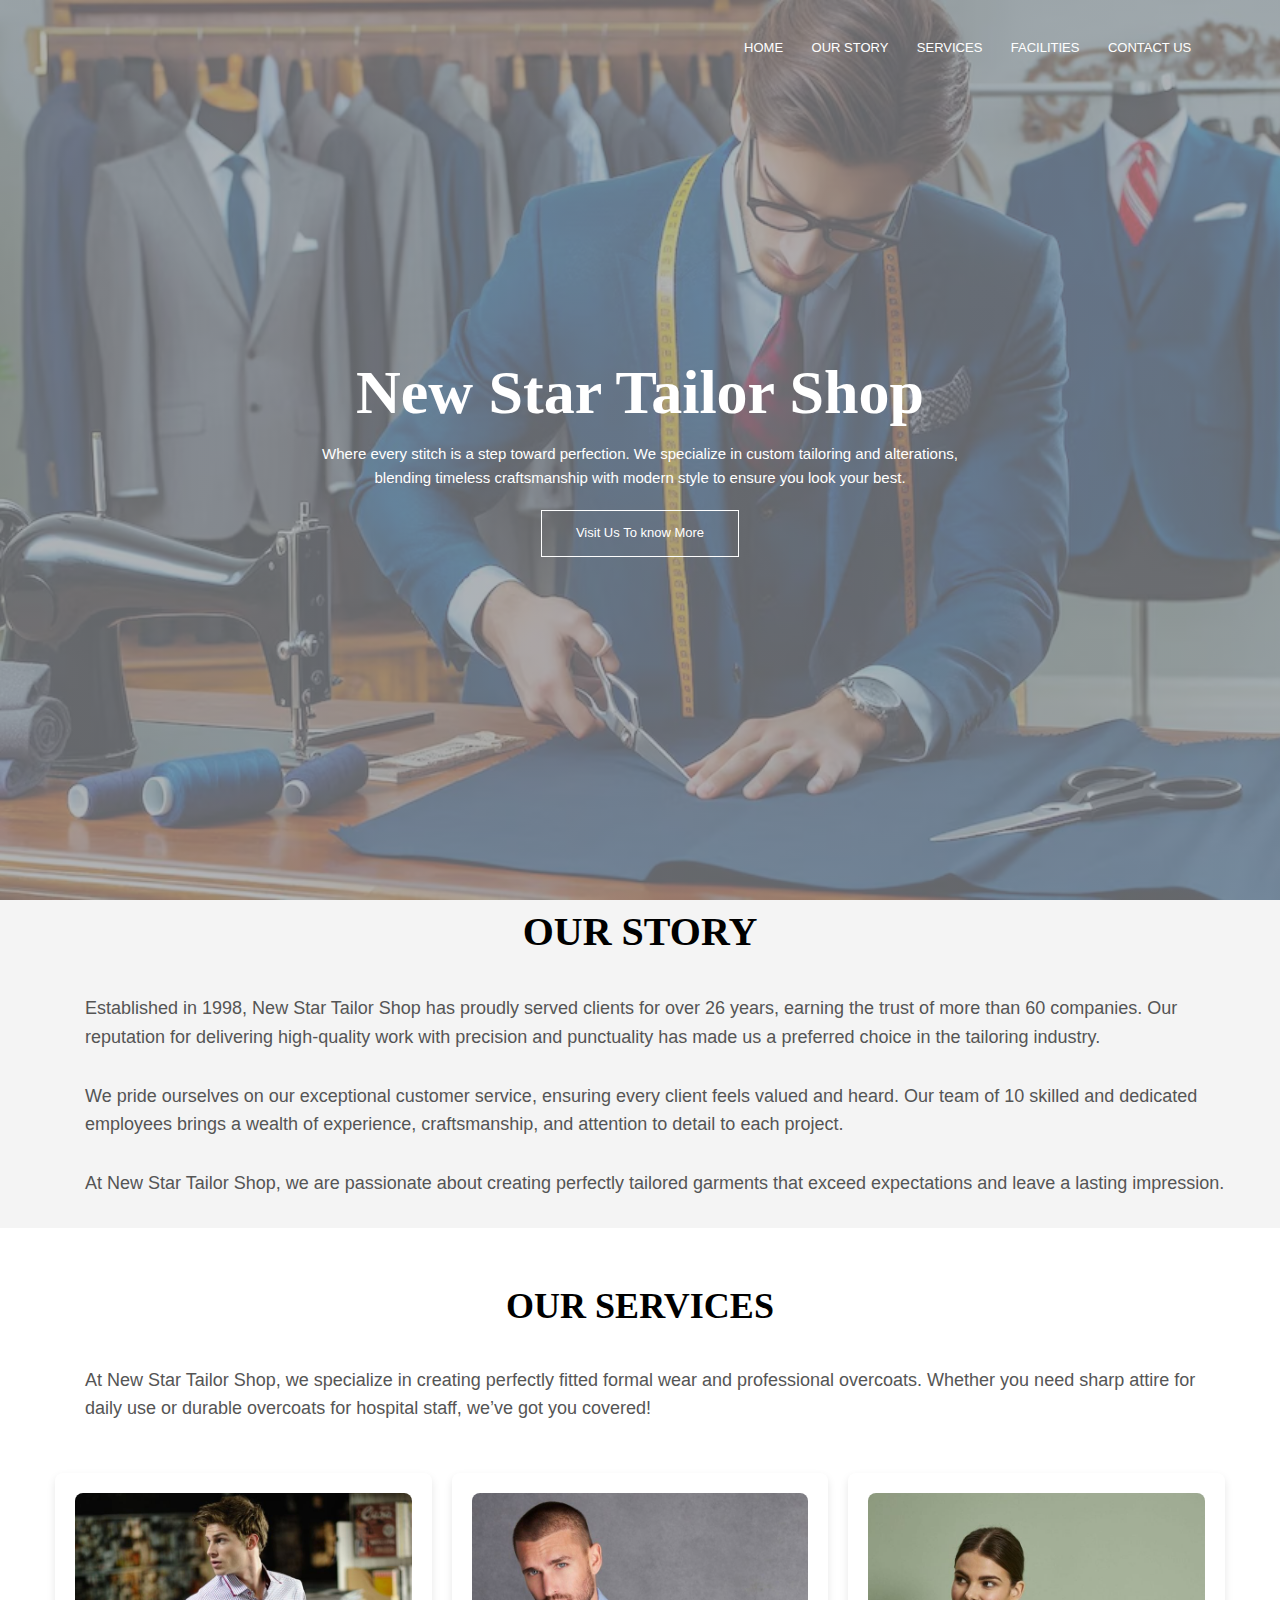
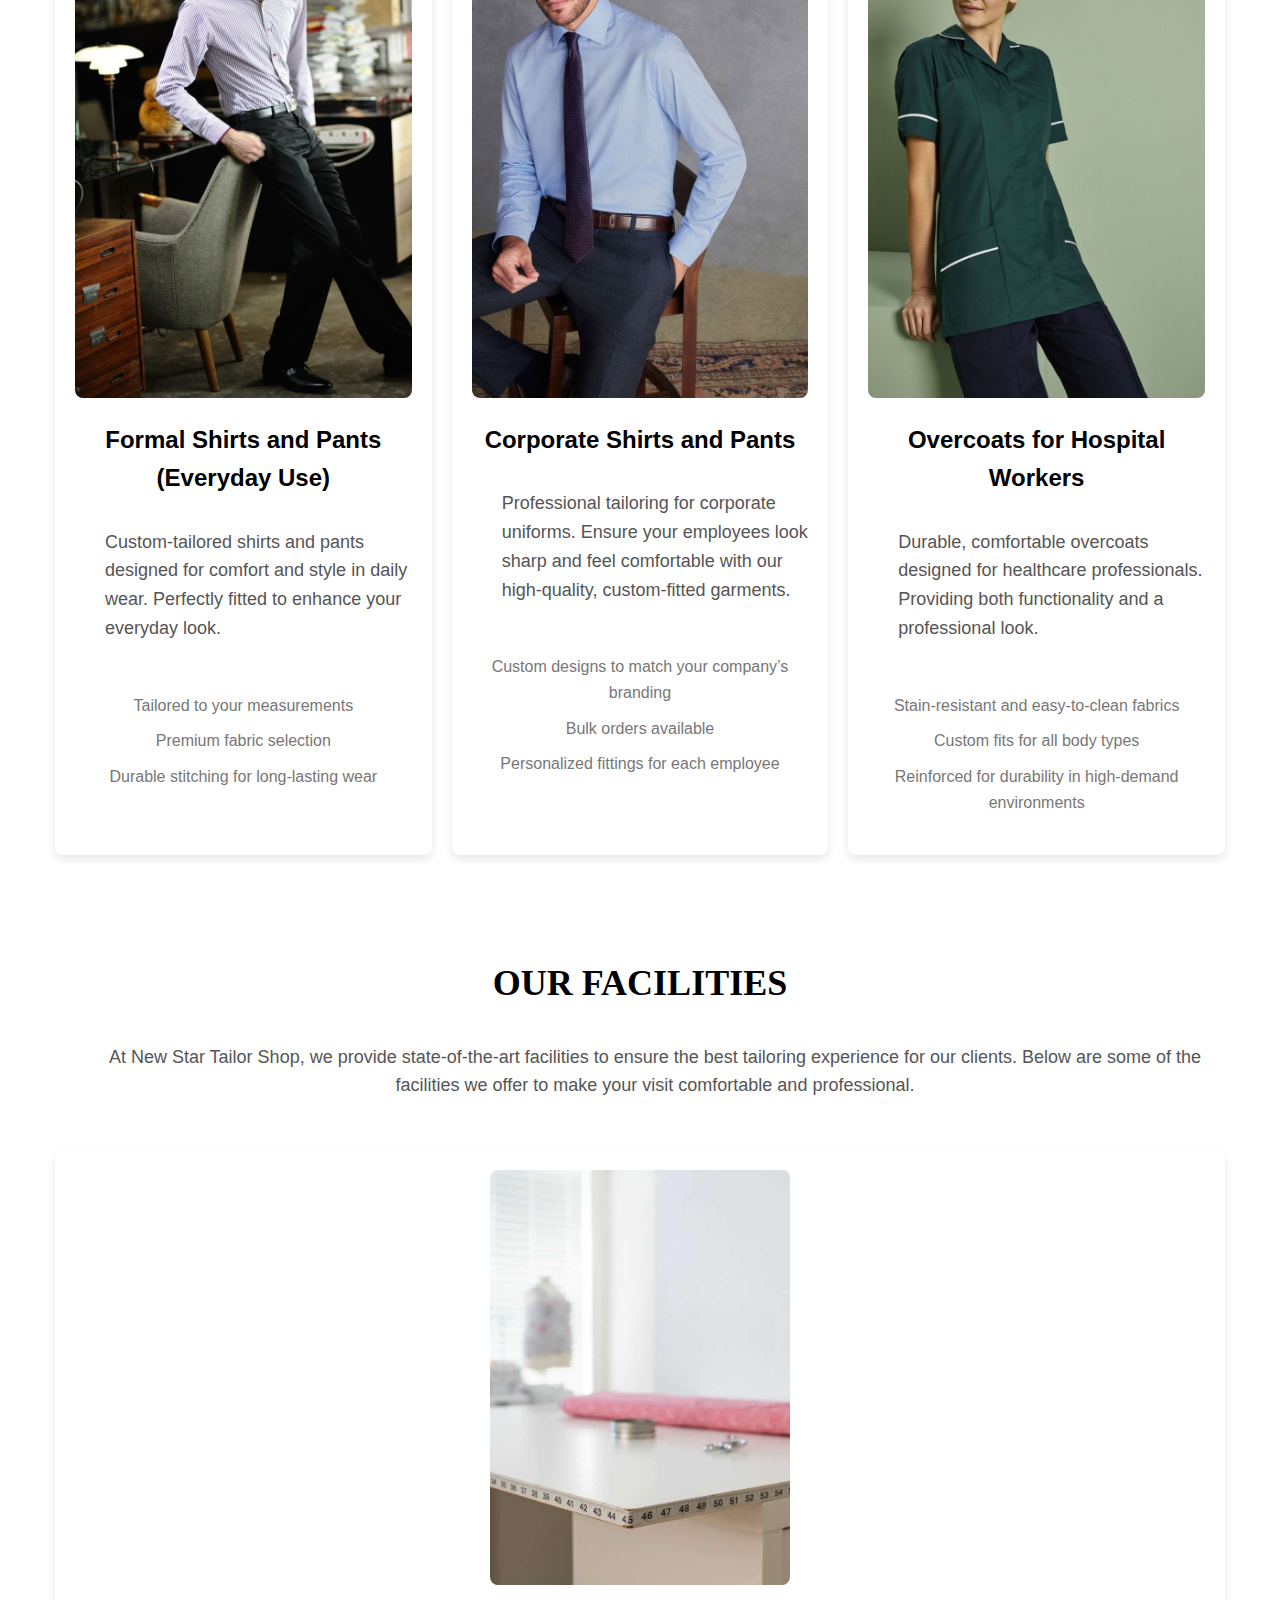
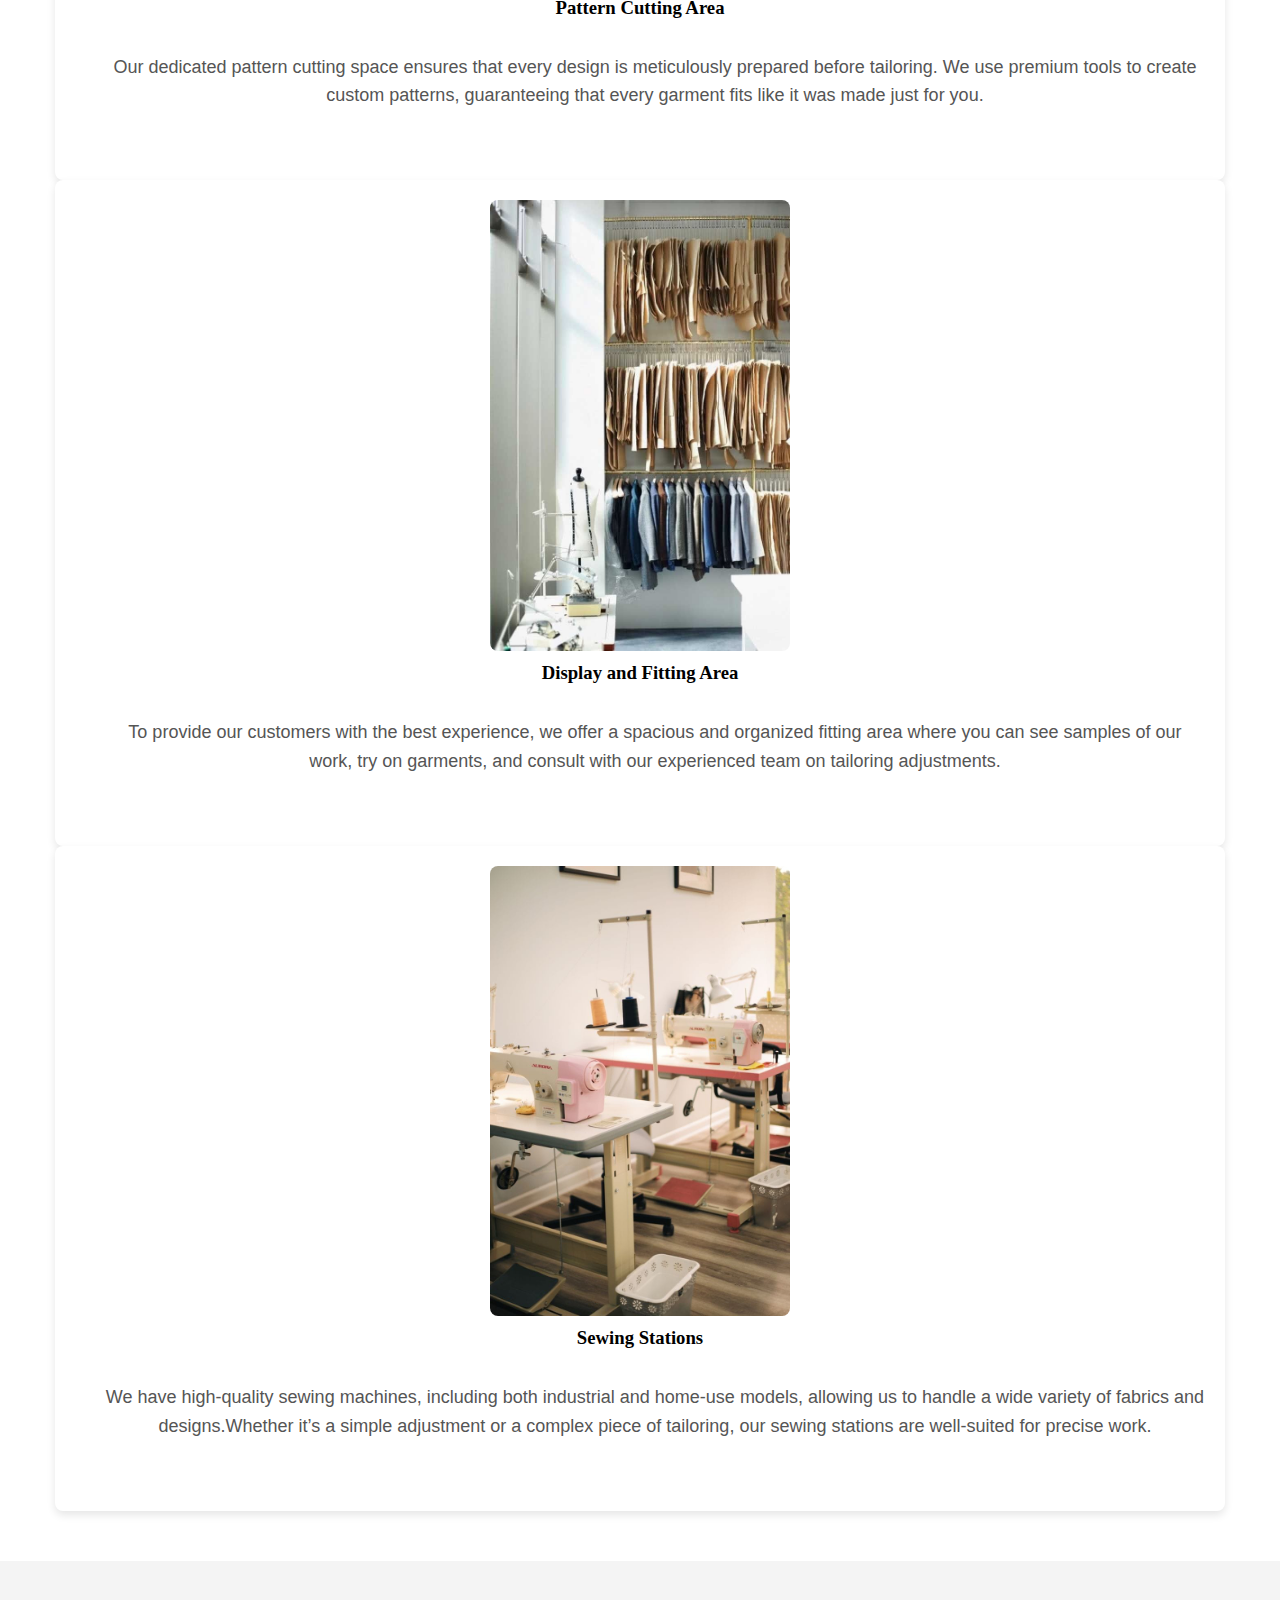
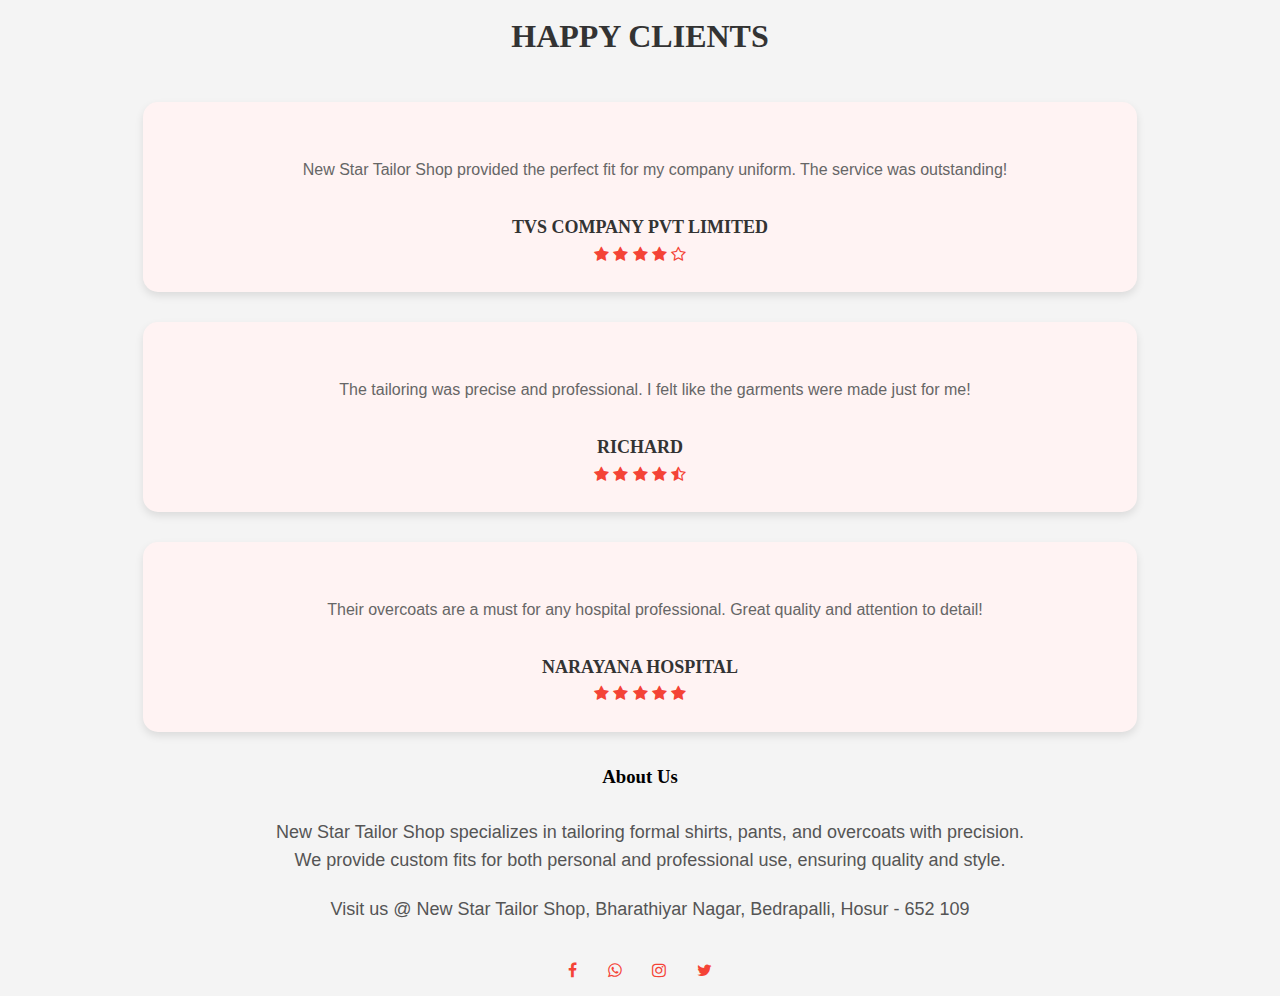
<file: index.html>
<!DOCTYPE html>
<html>
<head>
    <meta name="viewport" content="width=device-width, initial-scale=1.0">
    <title>NewStarTailor</title>
    <link rel="stylesheet" href="style.css">
    <link rel="stylesheet" href="https://stackpath.bootstrapcdn.com/font-awesome/4.7.0/css/font-awesome.min.css">
</head>
<body>
    <section class="header">
        <nav>
            <a href="index.html">   <!---<img src="images/logo1.jpg" alt="logo"></a>---->
            <div class="nav-links" id="navLinks">
                <i class="fa fa-times" onclick="hideMenu()"></i>
                <ul>
                    <li><a href="index.html">HOME</a></li>
                    <li><a href="story.html">OUR STORY</a></li>
                    <li><a href="service.html">SERVICES</a></li>
                    <li><a href="facilities.html">FACILITIES</a></li>
                    <li><a href="contact.html">CONTACT US</a></li>
                </ul>
            </div>
            <i class="fa fa-bars" onclick="showMenu()"></i>
        </nav>

<div class="text-box">
    <h1>New Star Tailor Shop</h1>
    <p>Where every stitch is a step toward perfection. We specialize in custom tailoring and alterations,
        <br> blending timeless craftsmanship with modern style to ensure you look your best.</p>
    <a href="contact.html"class="hero-btn">Visit Us To know More</a>
</div>
        
    </section>

    <!----- Our Story ----->
    <section id="ourStory">
        <div class="container">
        <center><h1>OUR STORY</h1></center>
        <p>Established in 1998, New Star Tailor Shop has proudly served clients for over 26 years, earning the trust of more than 60 companies. 
        Our reputation for delivering high-quality work with precision and punctuality has made us a preferred choice in the tailoring industry.</p> 
        <p>We pride ourselves on our exceptional customer service, ensuring every client feels valued and heard. Our team of 10 skilled and dedicated employees brings a wealth of experience, 
        craftsmanship, and attention to detail to each project.</p> 
        <p>At New Star Tailor Shop, we are passionate about creating perfectly tailored garments that exceed expectations and leave a lasting impression.</p>
    </div>
    </section>

     <!----- Services ----->
     <section id="services">
        <div class="container">
            <h1> OUR SERVICES</h1>
            <p>At New Star Tailor Shop, we specialize in creating perfectly fitted formal wear and professional overcoats. 
                Whether you need sharp attire for daily use or durable overcoats for hospital staff, 
                we’ve got you covered!</p>
                <div class="service-grid">
                    <div class="service-item">
                        <img src="images/image21.jpg" alt="formal shirts and pants">
                        <h2>Formal Shirts and Pants (Everyday Use)</h2>
                        <p>Custom-tailored shirts and pants designed for comfort and style in daily wear. 
                            Perfectly fitted to enhance your everyday look.</p>
                            <ul>
                                <li>Tailored to your measurements</li>
                                <li>Premium fabric selection</li>
                                <li>Durable stitching for long-lasting wear</li>
                            </ul>
                           
                    </div>
                    <div class="service-item">
                        <img src="images/image6.jpg" alt="Corporate Shirts and Pants">
                        <h2>Corporate Shirts and Pants</h2>
                        <p>Professional tailoring for corporate uniforms. Ensure your employees look sharp and feel comfortable with our high-quality, custom-fitted garments.</p>
                        <ul>
                            <li>Custom designs to match your company’s branding</li>
                            <li>Bulk orders available</li>
                            <li>Personalized fittings for each employee</li>
                        </ul>
                        
                    </div>
                    <div class="service-item">
                        <img src="images/image16.jpg" alt="Hospital Overcoats">
                        <h2>Overcoats for Hospital Workers</h2>
                        <p>Durable, comfortable overcoats designed for healthcare professionals. Providing both functionality and a professional look.</p>
                        <ul>
                            <li>Stain-resistant and easy-to-clean fabrics</li>
                            <li>Custom fits for all body types</li>
                            <li>Reinforced for durability in high-demand environments</li>
                        </ul>
                       
                    </div>
                </div>
        </div>
       

     </section>


    <!----- facilities ----->

<section id="facilities">
    <div class="container">
        <h1> OUR FACILITIES </h1>
        <p>At New Star Tailor Shop, we provide state-of-the-art facilities to ensure the best tailoring experience for our clients. Below are some of the facilities we offer to make your visit comfortable and professional.</p>
  

        <div class="facility-grid">
            <div class="facilities-item">
                <img src="images/image31.jpg" alt="shop pic 1">
                <h3>Pattern Cutting Area</h3>
                <p> Our dedicated pattern cutting space ensures that every design is meticulously prepared before tailoring. We use premium tools to create custom patterns, guaranteeing that every garment fits like it was made just for you.</p>
            </div>
            <div class="facilities-item">
                <img src="images/image25.jpg" alt="shop pic 2">
                <h3>Display and Fitting Area</h3>
                <p>To provide our customers with the best experience, we offer a spacious and organized fitting area where you can see samples of our work, try on garments, and consult with our experienced team on tailoring adjustments.
    
                </p>
            </div>
            <div class="facilities-item">
                <img src="images/image26.jpg" alt="shop pic 3">
                <h3>Sewing Stations</h3>
                <p> We have high-quality sewing machines, including both industrial and home-use models, allowing us to handle a wide variety of fabrics and designs.Whether it’s a simple adjustment or a complex piece of tailoring, our sewing stations are well-suited for precise work. </p>
            </div>
    </div>
</div>
</section>

 <!----- testimonials ----->

 <section id="testimonials">
    <div class="container">
        <h1>HAPPY CLIENTS</h1>

        <div class="testimonials-row"></div>
            <div class="testimonials-col">
                <p>New Star Tailor Shop provided the perfect fit for my company uniform. The service was outstanding!</p>
                <h3>TVS COMPANY PVT LIMITED</h3>
                <i class="fa fa-star"></i>
                <i class="fa fa-star"></i>
                <i class="fa fa-star"></i>
                <i class="fa fa-star"></i>
                <i class="fa fa-star-o"></i>
            </div>

            <div class="testimonials-col">
                <p>The tailoring was precise and professional. I felt like the garments were made just for me!</p>
                <h3>RICHARD</h3>
                <i class="fa fa-star"></i>
                <i class="fa fa-star"></i>
                <i class="fa fa-star"></i>
                <i class="fa fa-star"></i>
                <i class="fa fa-star-half-o"></i>
            </div>

            <div class="testimonials-col">
                <p>Their overcoats are a must for any hospital professional. Great quality and attention to detail!</p>
                <h3>NARAYANA HOSPITAL</h3>
                <i class="fa fa-star"></i>
                <i class="fa fa-star"></i>
                <i class="fa fa-star"></i>
                <i class="fa fa-star"></i>
                <i class="fa fa-star"></i>
            </div>
        </div>
    </div>
</section>


  <!----- footer ----->
  <section id="footer">
        <h3>About Us</h3><br>
        <p>New Star Tailor Shop specializes in tailoring formal shirts, pants, and overcoats with precision.<br>
        We provide custom fits for both personal and professional use, ensuring quality and style.</p>
        <p> Visit us @ New Star Tailor Shop, Bharathiyar Nagar, Bedrapalli, Hosur - 652 109</p>
        <div class="icons">
        <center><i class="fa fa-facebook"></i>
        <i class="fa fa-whatsapp"></i>
        <i class="fa fa-instagram"></i>
        <i class="fa fa-twitter"></i>
    </center>
    </div>
</section>
  


<!----- JAVASCRIPT FOR TOGGLE MENU ----->
    <script>
        var navLinks = document.getElementById("navLinks");
        function showMenu() {
            navLinks.style.right = "0";
        }
        function hideMenu() {
            navLinks.style.right = "-200px";
        }   
    </script>
</body>
</html>
</file>
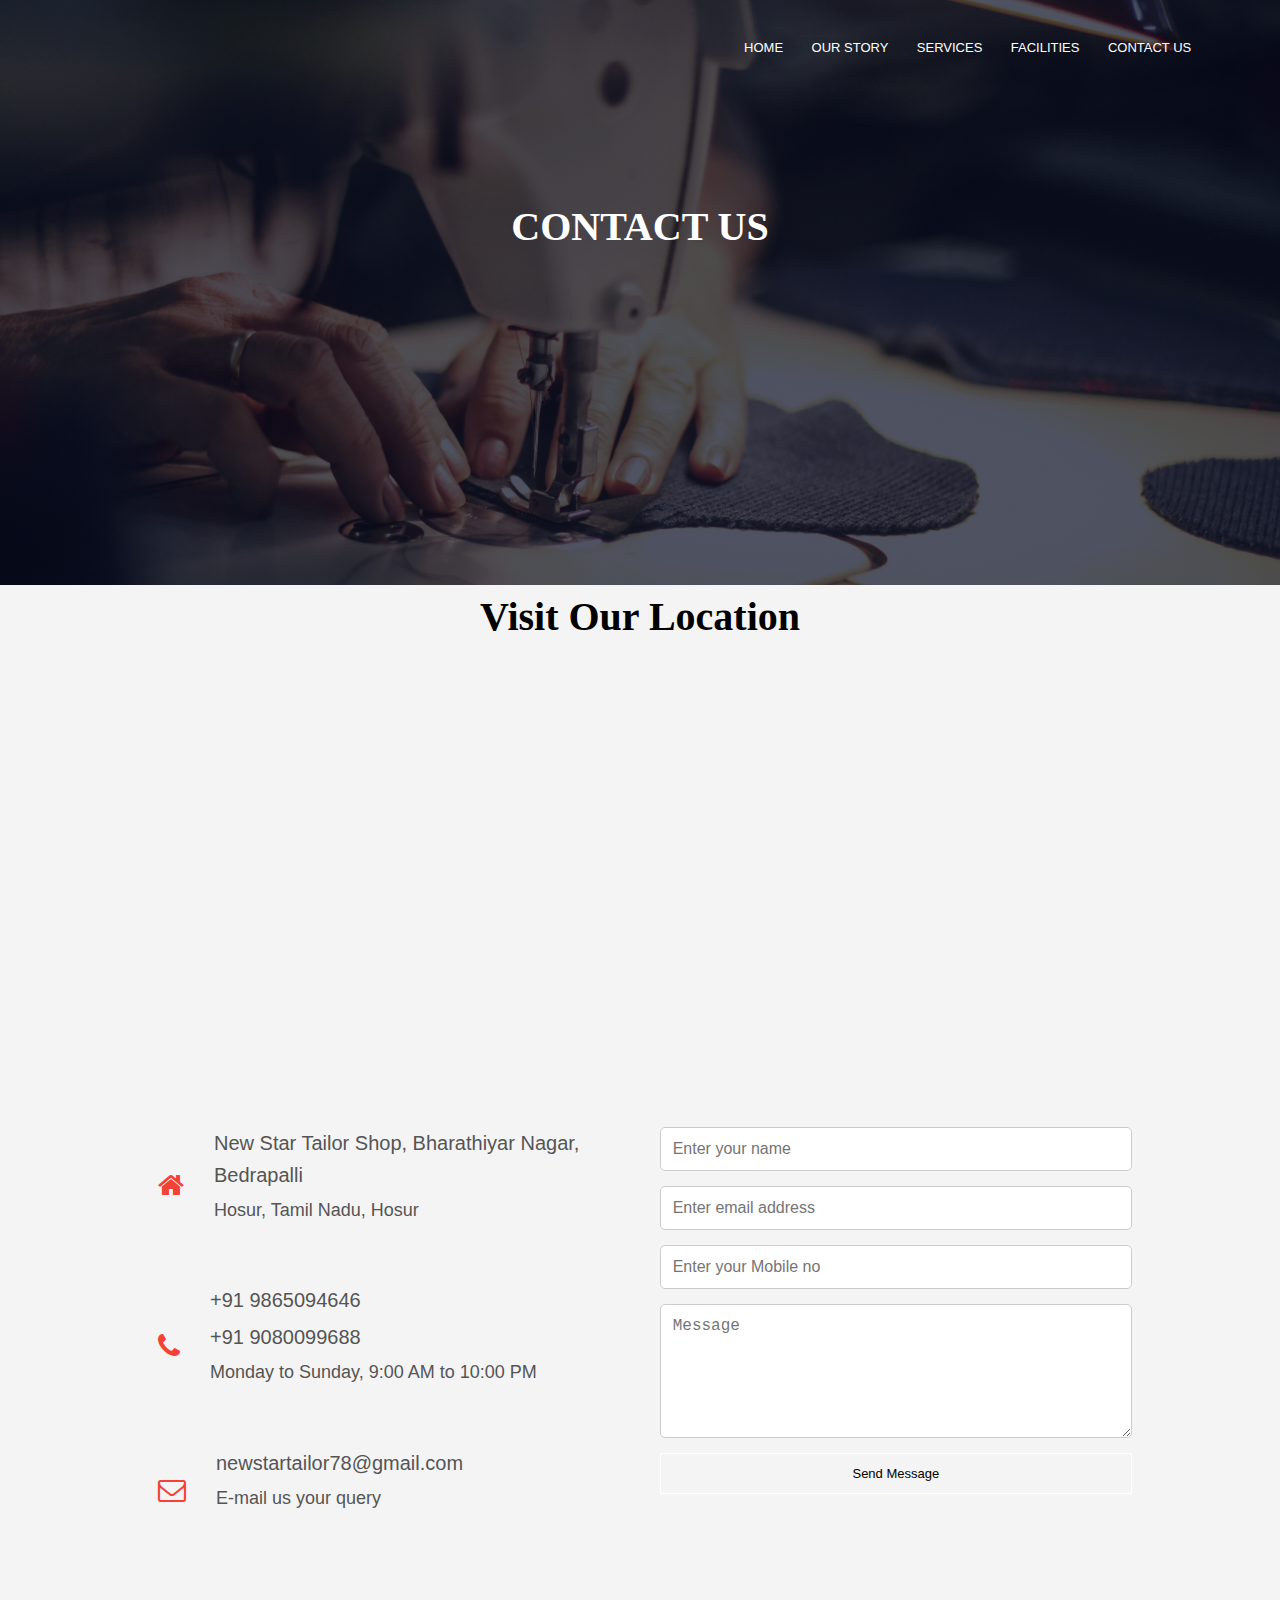
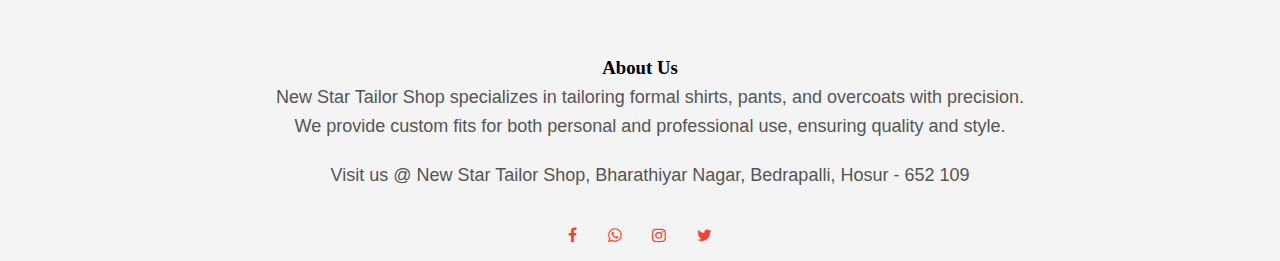
<file: contact.html>
<!DOCTYPE html>
<html>
<head>
    <meta name="viewport" content="width=device-width, initial-scale=1.0">
    <title>NewStarTailor</title>
    <link rel="stylesheet" href="style.css">
    <link rel="stylesheet" href="https://stackpath.bootstrapcdn.com/font-awesome/4.7.0/css/font-awesome.min.css">
</head>
<body>
    <section class="sub-header">
        <nav>
            <a href="index.html"> <!---<img src="images/logo1.jpg" alt="logo"></a>---->
            <div class="nav-links" id="navLinks">
                <i class="fa fa-times" onclick="hideMenu()"></i>
                <ul>
                    <li><a href="index.html">HOME</a></li>
                    <li><a href="story.html">OUR STORY</a></li>
                    <li><a href="service.html">SERVICES</a></li>
                    <li><a href="facilities.html">FACILITIES</a></li>
                    <li><a href="contact.html">CONTACT US</a></li>
                </ul>
            </div>
            <i class="fa fa-bars" onclick="showMenu()"></i>
        </nav>

        <h1>CONTACT US</h1>
    </section>


<!----- contact us ----->

<section id="location">
    <div class="container">
        <h1>Visit Our Location</h1>
        <iframe 
            src="https://www.google.com/maps/embed?pb=!1m18!1m12!1m3!1d3891.2548456052136!2d77.80488867483758!3d12.
            761954987534487!2m3!1f0!2f0!3f0!3m2!1i1024!2i768!4f13.1!3m3!1m2!1s0x3bae7197b5dd099f%3A0xe78dae6f4e5a03d0!2sNEW%20STAR%20TAILORS!5e0!3m2!1sen!2sin!4v1726500516597!5m2!1sen!2sin" 
            width="100%" 
            height="400" 
            style="border:0; border-radius: 10px;" 
            allowfullscreen="" 
            loading="lazy" 
            referrerpolicy="no-referrer-when-downgrade">
        </iframe>
    </div>
</section>

<!---Contact us Section--->
<section class="contact-us">
   
        <!-- Left Column: Contact Information -->
        <div class="contact-col">
            <div>
                <i class="fa fa-home"></i>
                <span>
                    <h5>New Star Tailor Shop, Bharathiyar Nagar, Bedrapalli</h5>
                    <p>Hosur, Tamil Nadu, Hosur</p>
                </span>
            </div>
            <div>
                <i class="fa fa-phone"></i>
                <span>
                    <h5>+91 9865094646</h5>
                    <h5>+91 9080099688</h5>
                    <p>Monday to Sunday, 9:00 AM to 10:00 PM</p>
                </span>
            </div>
            <div>
                <i class="fa fa-envelope-o"></i>
                <span>
                    <h5>newstartailor78@gmail.com</h5>
                    <p>E-mail us your query</p>
                </span>
            </div>
        </div>

        <!-- Right Column: Contact Form -->
        <div class="contact-col">
            <form action="formhandler.php" method="post">
                <input type="text" name="name" placeholder="Enter your name" required>
                <input type="email" name="email" placeholder="Enter email address" required>
                <input type="tel" name="mobno" placeholder="Enter your Mobile no" required>
                <textarea rows="6" name="message" placeholder="Message" required></textarea>
                <button type="submit" class="hero-btn1">Send Message</button>
            </form>
        </div>
    </div>
</section>

<!----- footer ----->
<section id="footer">
   
        <h3>About Us</h3>
        <p>New Star Tailor Shop specializes in tailoring formal shirts, pants, and overcoats with precision.<br>
        We provide custom fits for both personal and professional use, ensuring quality and style.</p>
        <p> Visit us @ New Star Tailor Shop, Bharathiyar Nagar, Bedrapalli, Hosur - 652 109</p>
        <div class="icons">
        <center><i class="fa fa-facebook"></i>
        <i class="fa fa-whatsapp"></i>
        <i class="fa fa-instagram"></i>
        <i class="fa fa-twitter"></i>
    </center>
    </div>
</section>

<!----- JAVASCRIPT FOR TOGGLE MENU ----->
    <script>
        var navLinks = document.getElementById("navLinks");
        function showMenu() {
            navLinks.style.right = "0";
        }
        function hideMenu() {
            navLinks.style.right = "-200px";
        }   
    </script>
</body>
</html>
</file>
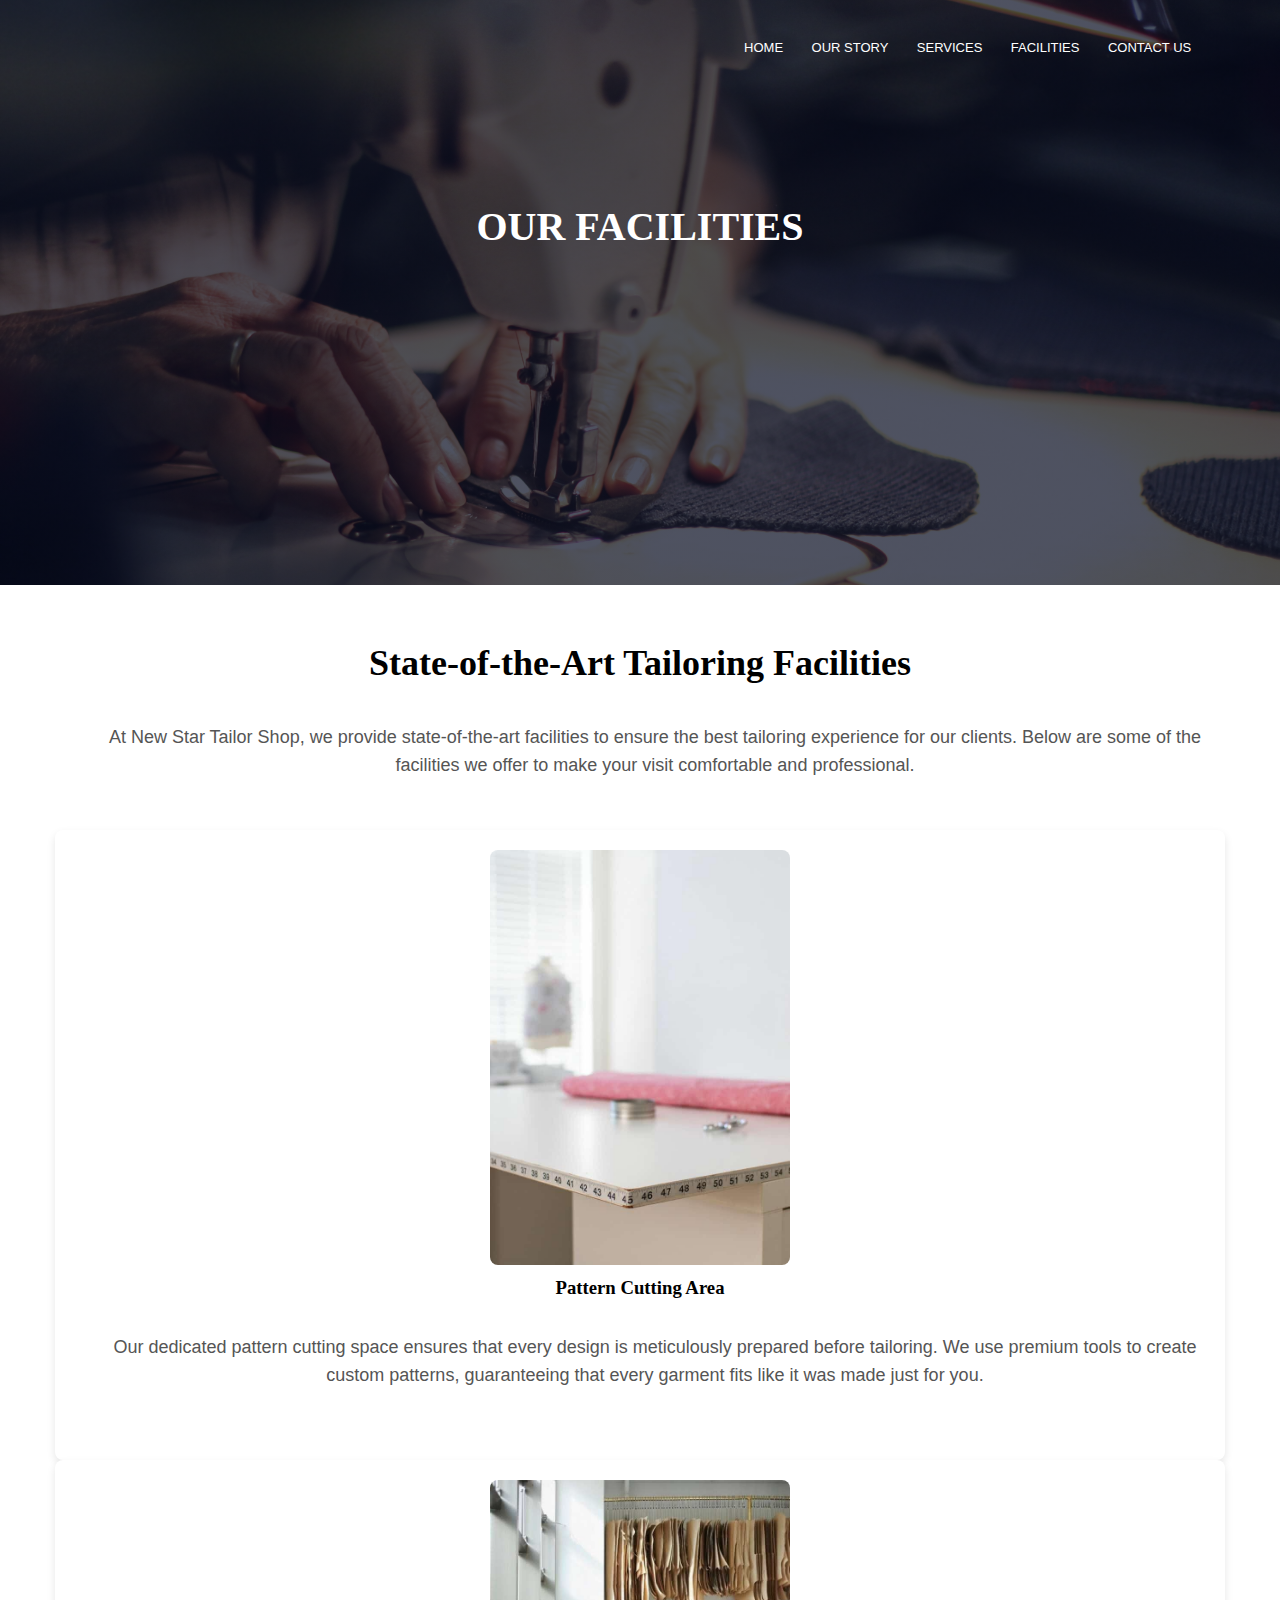
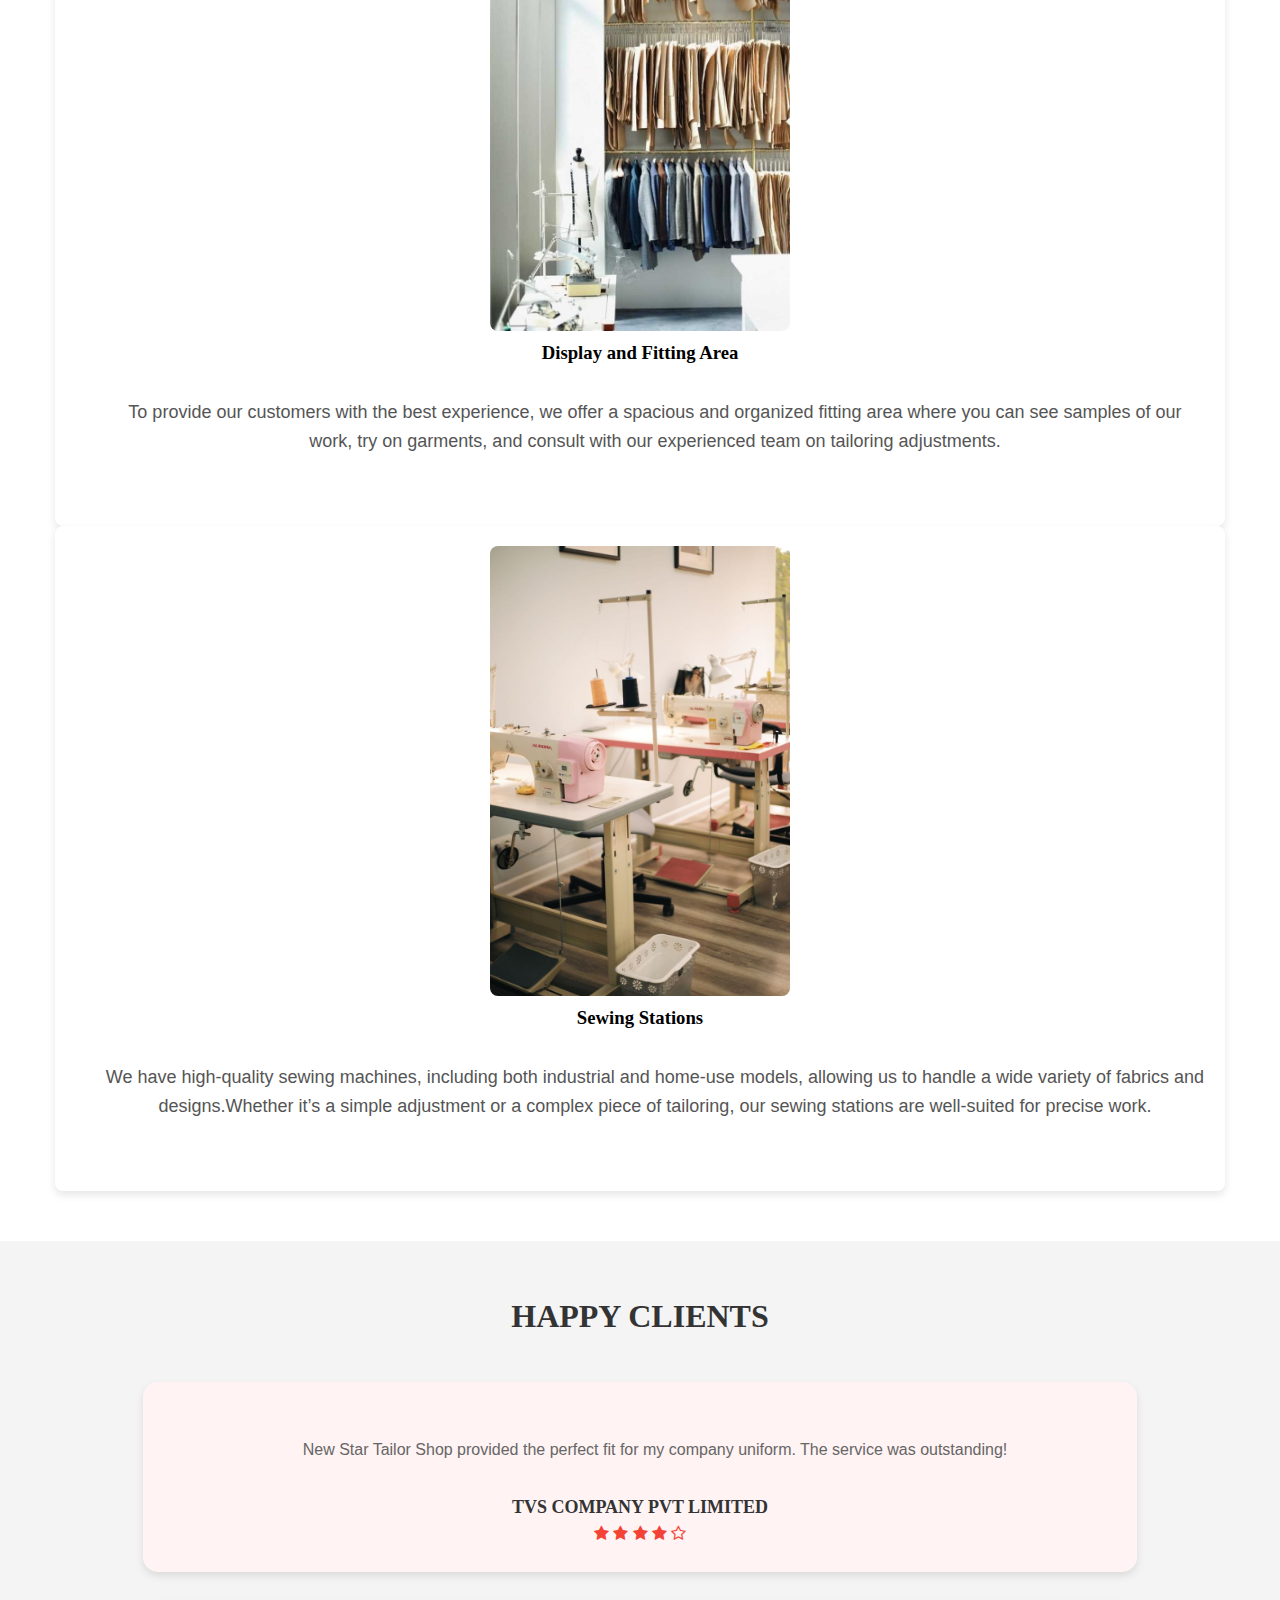
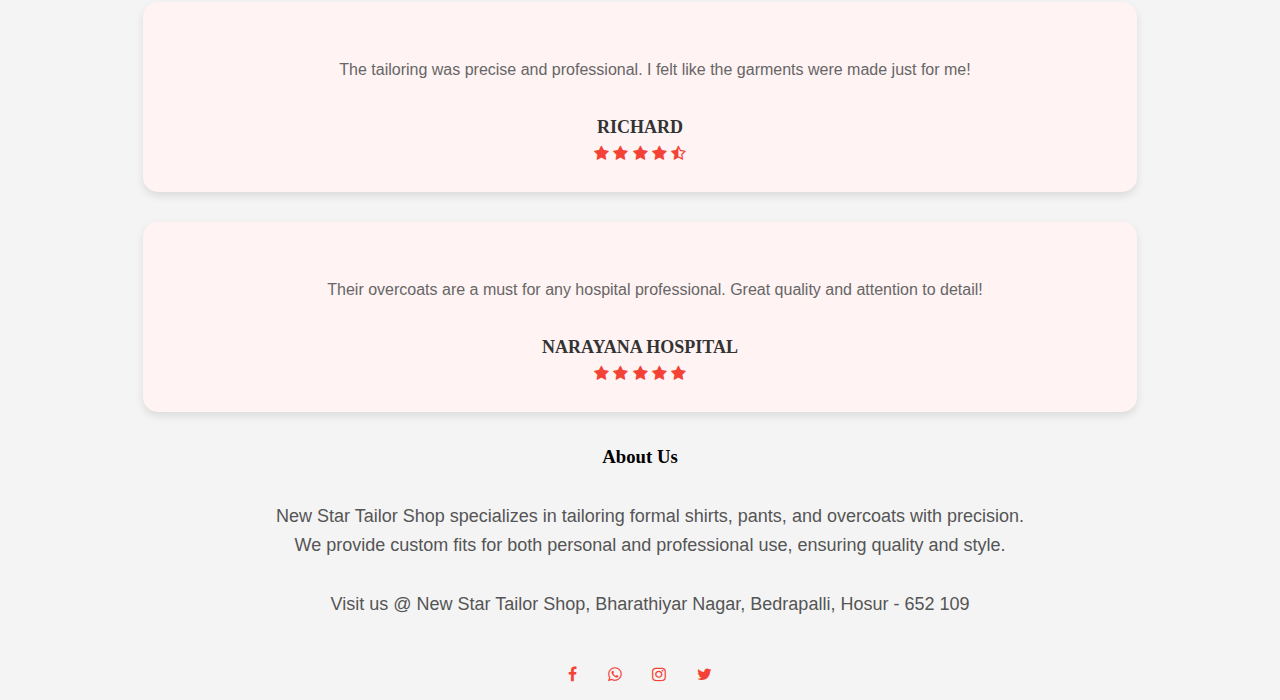
<file: facilities.html>
<!DOCTYPE html>
<html>
<head>
    <meta name="viewport" content="width=device-width, initial-scale=1.0">
    <title>NewStarTailor</title>
    <link rel="stylesheet" href="style.css">
    <link rel="stylesheet" href="https://stackpath.bootstrapcdn.com/font-awesome/4.7.0/css/font-awesome.min.css">
</head>
<body>
    <section class="sub-header">
        <nav>
            <a href="index.html"> <!---<img src="images/logo1.jpg" alt="logo"></a>---->
            <div class="nav-links" id="navLinks">
                <i class="fa fa-times" onclick="hideMenu()"></i>
                <ul>
                    <li><a href="index.html">HOME</a></li>
                    <li><a href="story.html">OUR STORY</a></li>
                    <li><a href="service.html">SERVICES</a></li>
                    <li><a href="facilities.html">FACILITIES</a></li>
                    <li><a href="contact.html">CONTACT US</a></li>
                </ul>
            </div>
            <i class="fa fa-bars" onclick="showMenu()"></i>
        </nav>

        <h1> OUR FACILITIES </h1>
    </section>

   
    <!----- facilities ----->

<section id="facilities">
    <div class="container">
        <h1>State-of-the-Art Tailoring Facilities</h1>
        <p>At New Star Tailor Shop, we provide state-of-the-art facilities to ensure the best tailoring experience for our clients. Below are some of the facilities we offer to make your visit comfortable and professional.</p>
  

    <div class="facility-grid">
        <div class="facilities-item">
            <img src="images/image31.jpg" alt="shop pic 1">
            <h3>Pattern Cutting Area</h3>
            <p> Our dedicated pattern cutting space ensures that every design is meticulously prepared before tailoring. We use premium tools to create custom patterns, guaranteeing that every garment fits like it was made just for you.</p>
        </div>
        <div class="facilities-item">
            <img src="images/image25.jpg" alt="shop pic 2">
            <h3>Display and Fitting Area</h3>
            <p>To provide our customers with the best experience, we offer a spacious and organized fitting area where you can see samples of our work, try on garments, and consult with our experienced team on tailoring adjustments.

            </p>
        </div>
        <div class="facilities-item">
            <img src="images/image26.jpg" alt="shop pic 3">
            <h3>Sewing Stations</h3>
            <p> We have high-quality sewing machines, including both industrial and home-use models, allowing us to handle a wide variety of fabrics and designs.Whether it’s a simple adjustment or a complex piece of tailoring, our sewing stations are well-suited for precise work. </p>
        </div>
    </div>
</div>
</section>

 <!----- testimonials ----->

 <section id="testimonials">
    <div class="container">
        <h1>HAPPY CLIENTS</h1>

        <div class="testimonials-row"></div>
            <div class="testimonials-col">
                <p>New Star Tailor Shop provided the perfect fit for my company uniform. The service was outstanding!</p>
                <h3>TVS COMPANY PVT LIMITED</h3>
                <i class="fa fa-star"></i>
                <i class="fa fa-star"></i>
                <i class="fa fa-star"></i>
                <i class="fa fa-star"></i>
                <i class="fa fa-star-o"></i>
            </div>

            <div class="testimonials-col">
                <p>The tailoring was precise and professional. I felt like the garments were made just for me!</p>
                <h3>RICHARD</h3>
                <i class="fa fa-star"></i>
                <i class="fa fa-star"></i>
                <i class="fa fa-star"></i>
                <i class="fa fa-star"></i>
                <i class="fa fa-star-half-o"></i>
            </div>

            <div class="testimonials-col">
                <p>Their overcoats are a must for any hospital professional. Great quality and attention to detail!</p>
                <h3>NARAYANA HOSPITAL</h3>
                <i class="fa fa-star"></i>
                <i class="fa fa-star"></i>
                <i class="fa fa-star"></i>
                <i class="fa fa-star"></i>
                <i class="fa fa-star"></i>
            </div>
        </div>
    </div>
</section>





  <!----- footer ----->
  <section id="footer">
    <div class="container">
        <h3>About Us</h3>
        <p>New Star Tailor Shop specializes in tailoring formal shirts, pants, and overcoats with precision.<br> 
            We provide custom fits for both personal and professional use, ensuring quality and style.</p>
            <p> Visit us @ New Star Tailor Shop, Bharathiyar Nagar, Bedrapalli, Hosur - 652 109</p>
        <div class="icons">
        <center><i class="fa fa-facebook"></i>
        <i class="fa fa-whatsapp"></i>
        <i class="fa fa-instagram"></i>
        <i class="fa fa-twitter"></i>
    </center>
    </div>
    </div>
</section>
  


<!----- JAVASCRIPT FOR TOGGLE MENU ----->
    <script>
        var navLinks = document.getElementById("navLinks");
        function showMenu() {
            navLinks.style.right = "0";
        }
        function hideMenu() {
            navLinks.style.right = "-200px";
        }   
    </script>
</body>
</html>
</file>
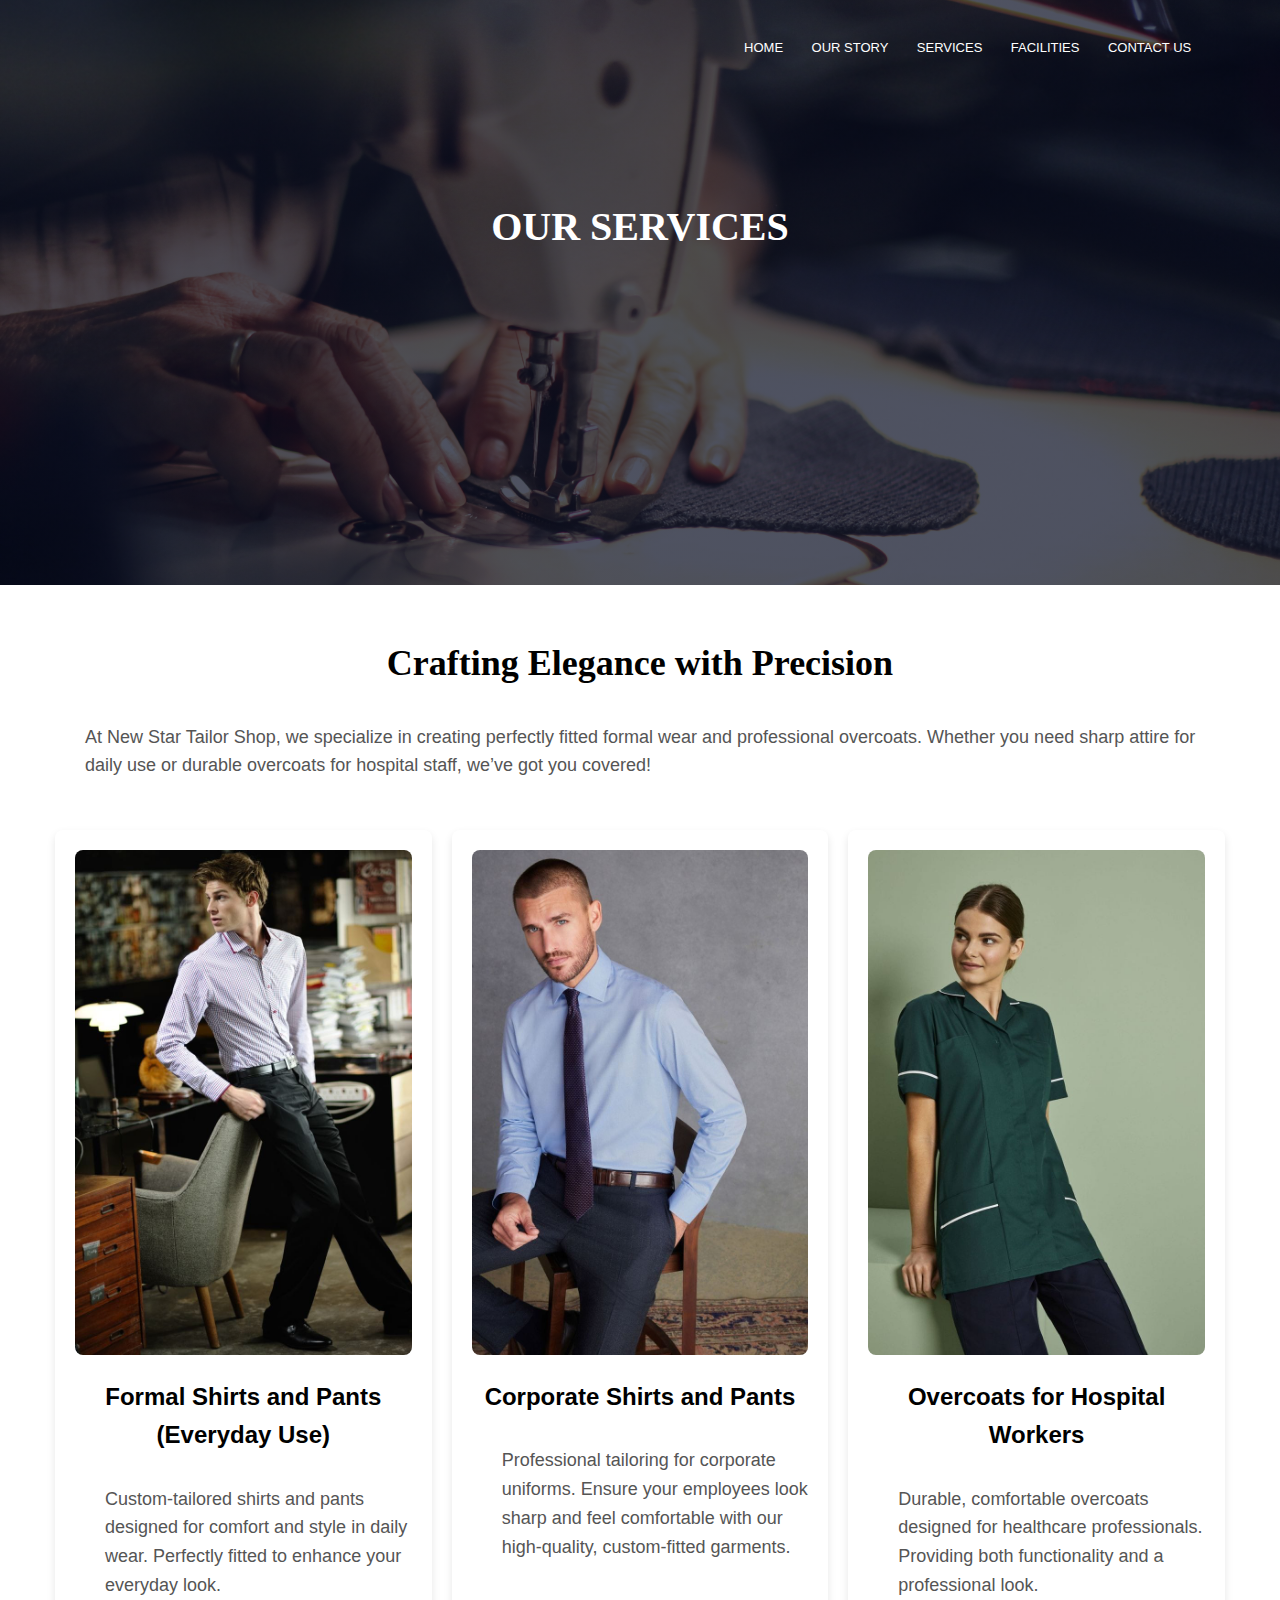
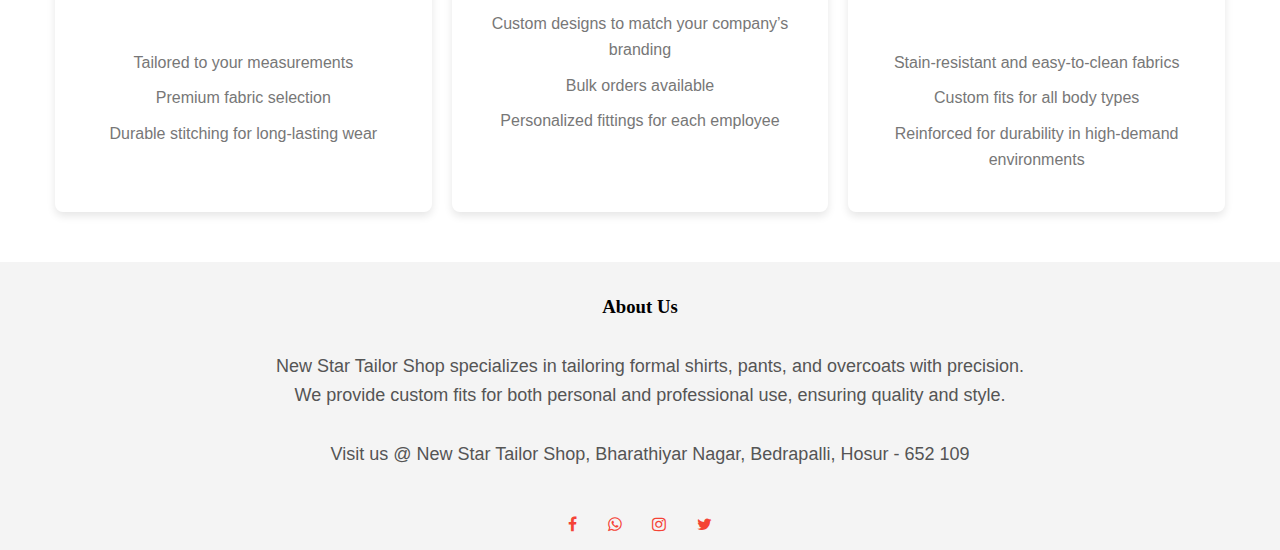
<file: service.html>
<!DOCTYPE html>
<html>
<head>
    <meta name="viewport" content="width=device-width, initial-scale=1.0">
    <title>NewStarTailor</title>
    <link rel="stylesheet" href="style.css">
    <link rel="stylesheet" href="https://stackpath.bootstrapcdn.com/font-awesome/4.7.0/css/font-awesome.min.css">
</head>
<body>
    <section class="sub-header">
        <nav>
            <a href="index.html"> <!---<img src="images/logo1.jpg" alt="logo"></a>---->
            <div class="nav-links" id="navLinks">
                <i class="fa fa-times" onclick="hideMenu()"></i>
                <ul>
                    <li><a href="index.html">HOME</a></li>
                    <li><a href="story.html">OUR STORY</a></li>
                    <li><a href="service.html">SERVICES</a></li>
                    <li><a href="facilities.html">FACILITIES</a></li>
                    <li><a href="contact.html">CONTACT US</a></li>
                </ul>
            </div>
            <i class="fa fa-bars" onclick="showMenu()"></i>
        </nav>
    <h1>OUR SERVICES</h1>    
    </section>

    
     <!----- Services ----->
     <section id="services">
        <div class="container">
            <h1>Crafting Elegance with Precision</h1>
            <p>At New Star Tailor Shop, we specialize in creating perfectly fitted formal wear and professional overcoats. 
                Whether you need sharp attire for daily use or durable overcoats for hospital staff, 
                we’ve got you covered!</p>
                <div class="service-grid">
                    <div class="service-item">
                        <img src="images/image21.jpg" alt="formal shirts and pants">
                        <h2>Formal Shirts and Pants (Everyday Use)</h2>
                        <p>Custom-tailored shirts and pants designed for comfort and style in daily wear. 
                            Perfectly fitted to enhance your everyday look.</p>
                            <ul>
                                <li>Tailored to your measurements</li>
                                <li>Premium fabric selection</li>
                                <li>Durable stitching for long-lasting wear</li>
                            </ul>
                           
                    </div>
                    <div class="service-item">
                        <img src="images/image6.jpg" alt="Corporate Shirts and Pants">
                        <h2>Corporate Shirts and Pants</h2>
                        <p>Professional tailoring for corporate uniforms. Ensure your employees look sharp and feel comfortable with our high-quality, custom-fitted garments.</p>
                        <ul>
                            <li>Custom designs to match your company’s branding</li>
                            <li>Bulk orders available</li>
                            <li>Personalized fittings for each employee</li>
                        </ul>
                        
                    </div>
                    <div class="service-item">
                        <img src="images/image16.jpg" alt="Hospital Overcoats">
                        <h2>Overcoats for Hospital Workers</h2>
                        <p>Durable, comfortable overcoats designed for healthcare professionals. Providing both functionality and a professional look.</p>
                        <ul>
                            <li>Stain-resistant and easy-to-clean fabrics</li>
                            <li>Custom fits for all body types</li>
                            <li>Reinforced for durability in high-demand environments</li>
                        </ul>
                       
                    </div>
                </div>
        </div>
       

     </section>



  <!----- footer ----->
  <section id="footer">
    <div class="container">
        <h3>About Us</h3>
        <p>New Star Tailor Shop specializes in tailoring formal shirts, pants, and overcoats with precision.<br> 
        We provide custom fits for both personal and professional use, ensuring quality and style.</p>
        <p> Visit us @ New Star Tailor Shop, Bharathiyar Nagar, Bedrapalli, Hosur - 652 109</p>
        <div class="icons">
        <center><i class="fa fa-facebook"></i>
        <i class="fa fa-whatsapp"></i>
        <i class="fa fa-instagram"></i>
        <i class="fa fa-twitter"></i>
    </center>
    </div>
    </div>
</section>
  


<!----- JAVASCRIPT FOR TOGGLE MENU ----->
    <script>
        var navLinks = document.getElementById("navLinks");
        function showMenu() {
            navLinks.style.right = "0";
        }
        function hideMenu() {
            navLinks.style.right = "-200px";
        }   
    </script>
</body>
</html>
</file>
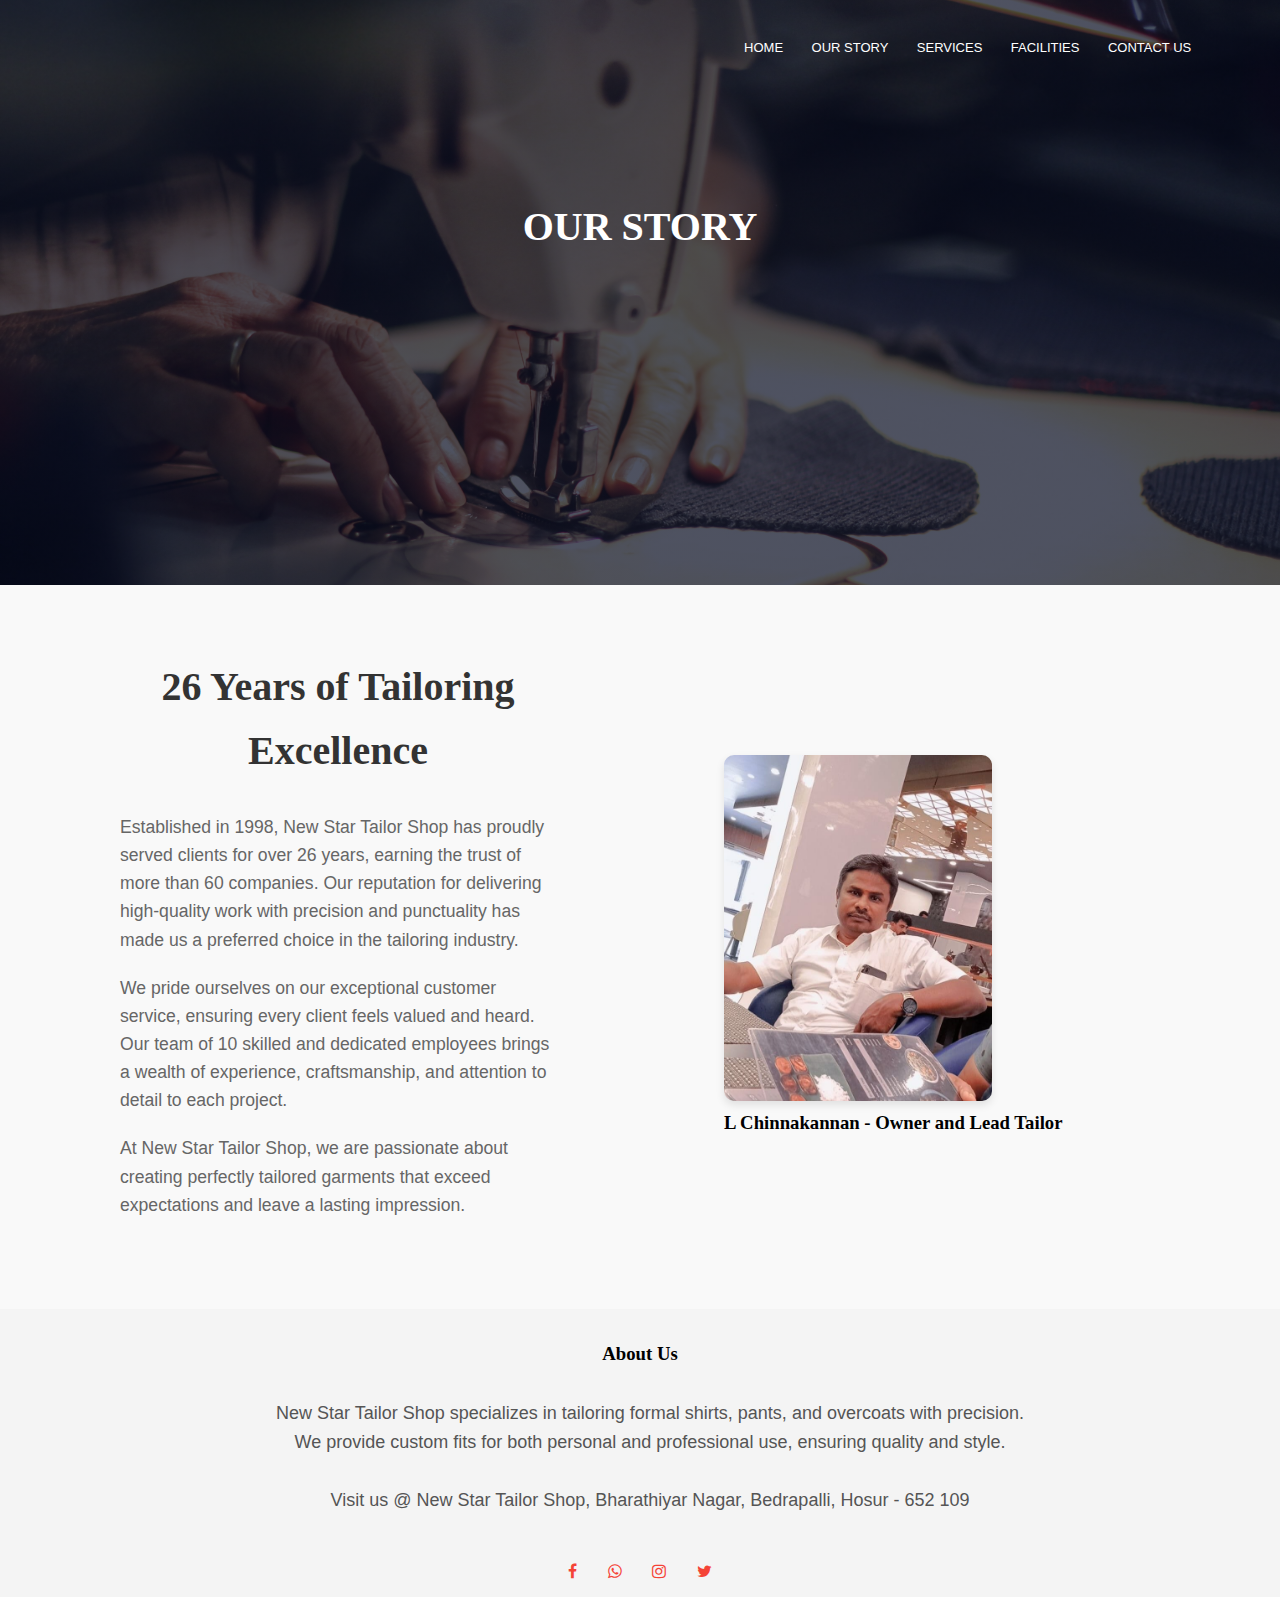
<file: story.html>
<!DOCTYPE html>
<html>
<head>
    <meta name="viewport" content="width=device-width, initial-scale=1.0">
    <title>NewStarTailor</title>
    <link rel="stylesheet" href="style.css">
    <link rel="stylesheet" href="https://stackpath.bootstrapcdn.com/font-awesome/4.7.0/css/font-awesome.min.css">
</head>
<body>
    <section class="sub-header">
        <nav>
            <a href="index.html"> <!---<img src="images/logo1.jpg" alt="logo"></a>---->
            <div class="nav-links" id="navLinks">
                <i class="fa fa-times" onclick="hideMenu()"></i>
                <ul>
                    <li><a href="index.html">HOME</a></li>
                    <li><a href="story.html">OUR STORY</a></li>
                    <li><a href="service.html">SERVICES</a></li>
                    <li><a href="facilities.html">FACILITIES</a></li>
                    <li><a href="contact.html">CONTACT US</a></li>
                </ul>
            </div>
            <i class="fa fa-bars" onclick="showMenu()"></i>
        </nav>
       <h1>OUR STORY</h1>
   </section>

   <!----- Our Story ----->
   <section class="story">
    <div class="row">
        <div class="story-col text-content">
            <h1>26 Years of Tailoring Excellence</h1>
            <p>Established in 1998, New Star Tailor Shop has proudly served clients for over 26 years, earning the trust of more than 60 companies. 
                Our reputation for delivering high-quality work with precision and punctuality has made us a preferred choice in the tailoring industry.</p> 
                <p>We pride ourselves on our exceptional customer service, ensuring every client feels valued and heard. Our team of 10 skilled and dedicated employees brings a wealth of experience, 
                craftsmanship, and attention to detail to each project.</p> 
                <p>At New Star Tailor Shop, we are passionate about creating perfectly tailored garments that exceed expectations and leave a lasting impression.</p>
        </div>
        <div class="story-col">
            <img src="images/image30.jpg" alt="Our Story">
            <h3>L Chinnakannan  - Owner and Lead Tailor</h3>
               
        </div>
    </div>
   </section>

    <!----- footer ----->
  <section id="footer">
    <div class="container">
        <h3>About Us</h3>
        <p>New Star Tailor Shop specializes in tailoring formal shirts, pants, and overcoats with precision.<br> 
            We provide custom fits for both personal and professional use, ensuring quality and style.</p>
            <p> Visit us @ New Star Tailor Shop, Bharathiyar Nagar, Bedrapalli, Hosur - 652 109</p>
        <div class="icons">
        <center><i class="fa fa-facebook"></i>
        <i class="fa fa-whatsapp"></i>
        <i class="fa fa-instagram"></i>
        <i class="fa fa-twitter"></i>
    </center>
    </div>
    </div>
</section>
  


<!----- JAVASCRIPT FOR TOGGLE MENU ----->
    <script>
        var navLinks = document.getElementById("navLinks");
        function showMenu() {
            navLinks.style.right = "0";
        }
        function hideMenu() {
            navLinks.style.right = "-200px";
        }   
    </script>
</body>
</html>
</file>
<file: style.css>
* {
    margin: 0;
    padding: 0;
}
.header{
    min-height: 100vh;
    width: 100%;
    background-image: linear-gradient(rgba(143, 147, 152, 0.7),rgba(143, 147, 152, 0.7)),
    url("images/image2.avif");
    
    background-position: center;
    background-size: cover;
    background-repeat: no-repeat;
    position: relative;
}
nav{
    display: flex;
    padding: 2% 6%;
    justify-content: space-between;
    align-items: center;
}
nav img{
    width: 150px;
}
.nav-links{
    flex: 1;
    text-align: right;
}
.nav-links ul li{
    list-style: none;
    display: inline-block;
    padding: 8px 12px;
    position: relative;
}
.nav-links ul li a{
    color: #fff;
    text-decoration: none;
    font-size: 13px;
}

.nav-links ul li::after{
    content: '';
    width: 0%;
    height: 2px;
    background: #fdfdfd;
    display: block;
    margin: auto;
    transition: 0.5s;
}
.nav-links ul li:hover::after{
    width: 100%;
}
.text-box{
    width: 90%;
    color: #ffffff;
    position: absolute;
    top: 50%;
    left: 50%;
    transform: translate(-50%, -50%);
    text-align: center;
}
.text-box h1{
    margin-bottom:0px;
    font-size: 62px;
    color: #ffffff;
    font-weight: bold;
    font-family: 'Times New Roman', Times, serif;
}
.text-box p{
    margin-top: 0px;
    font-size: 15px;
    color: #ffffff;
    line-height: 1.6;
}
.hero-btn{
    display: inline-block;
    text-decoration: none;
    color: #ffffff;
    border: 1px solid #ffffff;
    padding: 12px 34px;
    font-size: 13px;
    background: transparent;
    position: relative;
    cursor: pointer;

}
.hero-btn:hover{
    border: 1px solid #000000;
    background: #000000;
    transition: 1s;
}
nav .fa{
    display: none;
}
@media(max-width: 700px){
    .text-box h1{
        font-size: 20px;
    }
    .nav-links ul li{
        display: block;
    }
    .nav-links{
        position: fixed;
        background: #1e143f;
        height: 100vh;
        width: 200px;
        top: 0;
        right: -200px;
        text-align: left;
        z-index: 2;
        transition: 1s;

    }
    nav .fa{
        display: block;
        color: #fff;
        margin: 10px;
        font-size: 22px;
        cursor: pointer;

    }
    .nav-links ul{
        padding: 30px;
    }
}

/*------- our story -------*/

.ourStory{
    background-color: #fff;
    padding: 50px 20px;
    text-align: center;
}

.container{
    max-width: 800px; /* Limit the width of the text for better readability */
    margin: 0 auto; /* Center the content horizontally */

}
#container h1{
    text-align: center;
}
h1{
    font-size: 36px;
    margin-bottom: 20px;
    color:#333;
    font-weight: bold;
    font-family: 'Times New Roman', Times, serif;

}
h3{
    font-family: 'Times New Roman', Times, serif;
}
p{
    color: #555;
    font-size: 18px;
    line-height: 1.6;
   margin-bottom: 20px;
}

@media (max-width: 768px){
    .container {
        padding: 0 15px;
    }

    h2 {
        font-size: 28px;
    }

    p {
        font-size: 16px;
    }
}


      
 /*------- our services -------*/


 * {
    box-sizing: border-box;
    margin: 0;
    padding: 0;
}

body {
    font-family: Arial, sans-serif;
    line-height: 1.6;
    background-color: #f4f4f4;
}

#servives .container {
    max-width: 1200px;
    margin: 0 auto;
    padding: 20px;
}

#services {
    padding: 50px 20px;
    background-color: #fff;
    text-align: center;
}

#services h1 {
    font-size: 36px;
    margin-bottom: 20px;
    font-family: 'Times New Roman', Times, serif;
    text-align: center;
}

#services p {
    font-size: 18px;
    margin-bottom: 50px;
    color: #555;
    text-align: left;
}

.service-grid {
    display: grid;
    grid-template-columns: repeat(3, 1fr);
    gap: 20px;
}

.service-item {
    background-color: #fff;
    padding: 20px;
    border-radius: 8px;
    box-shadow: 0 4px 8px rgba(0, 0, 0, 0.1);
}

.service-item img {
    width: 100%;
    height: auto;
    border-radius: 8px;
}

.service-item h2 {
    font-size: 24px;
    margin-top: 15px;
}

.service-item p {
    margin: 15px 0;
    color: #333;
}

.service-item ul {
    list-style-type: none;
    padding: 0;
    margin-bottom: 20px;
}

.service-item ul li {
    margin-bottom: 10px;
    font-size: 16px;
    color: #777;
}

@media (max-width: 768px) {
    .service-grid {
        grid-template-columns: 1fr;
    }
}


/*------- our facilities -------*/

#facilities {
    padding: 50px 20px;
    background-color: #fff;
    text-align: center;

}

#facilities h1 {
    font-size: 36px;
    margin-bottom: 20px;
    font-family: 'Times New Roman', Times, serif;
}

#facilities p {
    font-size: 18px;
    margin-bottom: 50px;
    color: #555;
}

/* Facility grid and items */
.facilities-grid {
    display: grid;
    grid-template-columns: repeat(3, 1fr); /* 3 columns for larger screens */
    gap: 30px; /* Add spacing between the facility items */
    max-width: 1200px; /* Limit the width of the entire grid */
    margin: 0 auto; /* Center the grid */
}

.facilities-item {
    background-color: #fff;
    padding: 20px;
    border-radius: 8px;
    box-shadow: 0 4px 8px rgba(0, 0, 0, 0.1);
    text-align: center;
}

.facilities-item img {
    width: 100%; /* Keep images responsive */
    height: auto; /* Maintain aspect ratio */
    max-width: 300px; /* Limit the maximum width */
    margin: 0 auto; /* Center the image */
    border-radius: 8px;
}

.facilities-item h2 {
    font-size: 24px;
    margin-top: 15px;
}

.facilities-item p {
    margin: 15px 0;
    color: #333;
}

@media (max-width: 768px) {
    .facilities-grid {
        grid-template-columns: 1fr; /* Stack items in one column for smaller screens */
    }
}


/*------- testimonials -------*/

#testimonials {
    width: 80%;
    margin: auto;
    padding-top: 50px;
    text-align: center;
}

#testimonials h1 {
    font-size: 32px;
    margin-bottom: 40px;
    color: #333;
}

.testimonials-row {
    display: flex;
    justify-content: space-between;
    flex-wrap: wrap; /* Allows wrapping on smaller screens */
    gap: 20px; /* Adds spacing between the columns */
}

.testimonials-col {
    flex-basis: calc(33.33% - 20px); /* 3 columns with spacing */
    background: #fff3f3;
    padding: 25px;
    border-radius: 15px;
    margin-bottom: 30px; /* Adds space between rows when wrapping */
    box-shadow: 0px 4px 8px rgba(0, 0, 0, 0.1);
    transition: all 0.3s ease;
}

.testimonials-col:hover {
    transform: scale(1.05); /* Slight zoom effect on hover */
}

.testimonials-col p {
    font-size: 16px;
    color: #666;
    margin-bottom: 15px;
    text-align: center;
}

.testimonials-col h3 {
    font-size: 18px;
    color: #333;
    font-weight: 700;
    margin: 0;
    text-align: center; /* Align the company name to the right */
}
.testimonials-col .fa{
    color: #f44336;
}
/* Responsive design for smaller screens */
@media (max-width: 768px) {
    .testimonials-col {
        flex-basis: 100%; /* Stacks testimonials on smaller screens */
    }
}

/* call to action*/

.cta {
    margin: 50px auto;
    width: 90%; /* Make it more flexible for smaller screens */
    background-image: linear-gradient(rgba(0,0,0,0.7),rgba(0,0,0,0.7)),url(images/image18.jpg);
    background-position: center;
    background-size: cover;
    border-radius: 10px;
    text-align: center;
    padding: 60px 20px; /* Reduced padding for smaller screens */
}

.cta h1 {
    color: #fff;
    margin-bottom: 20px;
    font-size: 2.5em; /* Adjust font size for responsiveness */
    margin-top: 20px;
}

.cta h3 {
    color: #fff;
    font-size: 1.2em; /* Adjust font size for smaller screens */
    font-family: Georgia, 'Times New Roman', Times, serif;
}
#cta h3{
    color: #666;
    text-align: center;
}
#cta h1{
    text-align: center;
}



/* Responsive design - Media Queries */
@media (max-width: 768px) {
    .cta {
        width: 95%; /* For tablets and small devices */
        padding: 50px 15px;
    }

    .cta h1 {
        font-size: 2em; /* Adjust font size for tablets */
    }

    .cta h3 {
        font-size: 1em; /* Adjust font size for tablets */
    }

}

@media (max-width: 480px) {
    .cta {
        width: 100%; /* For mobile devices */
        padding: 40px 10px;
    }

    .cta h1 {
        font-size: 1.8em; /* Adjust font size for mobile */
    }

    .cta h3 {
        font-size: 0.9em; /* Adjust font size for mobile */
    }

}

/* footer */

.footer{
    width: 100;
    text-align: center;
    padding: 30px 0;
} 

#footer h3{
    text-align: center;
    font-family: 'Times New Roman', Times, serif;
    margin-top: 30px;
}

#footer p{
    text-align: center;
    margin-left: 20px;
}
.footer h3{
    margin-bottom: 25px;
    margin-top: 20px;
    font-weight: 600;
}
.icons .fa{
    align-items: center;
    color: #f44336;
    margin: 0 13px;
    cursor: pointer;
    padding: 18px 0;
}


/* story page */

.sub-header{
    height: 65vh;
    width: 100%;
    background-image:linear-gradient(rgba(4,9,30,0.7),rgba(4,9,30,0.7)),url(images/image3.jpg);
    background-position: center;
    background-size: cover;
    text-align:center;
    color: #fff;
}
.sub-header h1{
    color: #fff;
    text-align: center;
    margin-top: 100px;
    margin-bottom: 100px;
}
.container p{
    margin-top: 30px;
    margin-bottom: 30px;
    margin-left: 30px;
}

/*---- Our Story Section ----*/
.story {
    padding: 50px 0;
    background-color: #f9f9f9;
}

.story .row {
    display: flex;
    flex-wrap: wrap;
    justify-content: space-between;
    align-items: center;
}

.story-col {
    flex-basis: 45%; /* Each column takes up 45% of the width */
    padding: 20px;
    box-sizing: border-box;
}

/* Text Styling */
.story h1 {
    font-size: 2.5em;
    margin-bottom: 30px;
    color: #333;
    margin-left: 100px;
}

.story p {
    font-size: 1.1em;
    line-height: 1.6;
    color: #666;
    margin-left: 100px;
}

/* Image Styling */
.story-col img {
    width: 50%;
    border-radius: 10px;
    box-shadow: 0px 4px 8px rgba(0, 0, 0, 0.1);
}

/* Responsive for Smaller Devices */
@media (max-width: 768px) {
    .story .row {
        flex-direction: column;
        text-align: center;
    }

    .story-col {
        flex-basis: 100%;
        text-align: center;
    }

    .story h1 {
        font-size: 2em;
        margin-right: 30px;
        margin-left: 30px;
    }

    .story p {
        font-size: 1em;
        margin-right: 30px;
        margin-left: 30px;
        text-align: left;
    }

    .story-col img {
        margin-top: 20px;
    }
}


/* Comment Box Styling */
.comment-box {
    background:  #fff3f3;
    padding: 30px;
    border-radius: 10px;
    box-shadow: 0 2px 10px rgba(0, 0, 0, 0.1);
    max-width: 600px;
    margin: 20px auto;
}

.comment-box h3 {
    text-align: center;
    margin-bottom: 20px;
    font-size: 24px;
    color: #333;
    font-family: 'Times New Roman', Times, serif;
}

.comment-form {
    display: flex;
    flex-direction: column;
    font-family: 'Times New Roman', Times, serif;
}

.comment-form input,
.comment-form textarea {
    width: 100%;
    padding: 12px;
    margin-bottom: 15px;
    border: 1px solid #ddd;
    border-radius: 5px;
    font-size: 16px;
}

.comment-form button {
    background: #d9534f;
    color: white;
    padding: 10px 20px;
    border: none;
    border-radius: 5px;
    cursor: pointer;
    font-size: 18px;
    transition: background-color 0.3s ease;
}

.comment-form button:hover {
    background: #c9302c;
}

/* Responsive Styles */
@media (max-width: 768px) {
    .comment-box {
        padding: 20px;
        margin: 15px;
    }

    .comment-box h3 {
        font-size: 20px;
    }

    .comment-form input,
    .comment-form textarea {
        font-size: 14px;
        padding: 10px;
    }

    .comment-form button {
        padding: 10px;
        font-size: 16px;
    }
}

@media (max-width: 480px) {
    .comment-box {
        padding: 15px;
    }

    .comment-box h3 {
        font-size: 18px;
    }

    .comment-form input,
    .comment-form textarea {
        font-size: 13px;
        padding: 8px;
    }

    .comment-form button {
        padding: 8px 12px;
        font-size: 14px;
    }
}

/* General Container Styling */
.container {
    max-width: 1200px;
    margin: 0 auto;
    padding: 0 15px;
}

/* Section Heading */
h1 {
    text-align: center;
    font-size: 2.5rem;
    margin-bottom: 20px;
    color: #000;
}

/* Contact Us Section */
.contact-us {
    display: flex;
    justify-content: space-between;
    width: 80%;
    margin: auto;
    flex-wrap: wrap;
    padding: 20px;
}
.contact-col{
    flex-basis: 48%;
    margin-bottom: 30px;
    margin-top: 30px;
}
.contact-col div{
    display: flex;
    align-items: center;
    margin-bottom: 40px;
}
.contact-col div .fa{
    font-size: 28px;
    color: #f44336;
    margin: 10px;
    margin-right: 30px;
}
.contact-col div p{
    padding: 0;
}
.contact-col div h5{
    font-size: 20px;
    margin-bottom: 5px;
    color: #555;
    font-weight: 400;
}

/* Contact Form Styling */
form {
    display: flex;
    flex-direction: column;
    gap: 15px;
}

form input, form textarea {
    width: 100%;
    padding: 12px;
    border: 1px solid #ccc;
    border-radius: 5px;
    font-size: 1rem;
    color: #333;
    outline: none;
}

form input:focus, form textarea:focus {
    border-color: #ff5722;
}

.hero-btn1{
    display: inline-block;
    text-decoration: none;
    color: #000000;
    border: 1px solid #ffffff;
    padding: 12px 34px;
    font-size: 13px;
    background: transparent;
    position: relative;
    cursor: pointer;

}
.hero-btn1:hover{
    border: 1px solid #ff5722;
    background: #ff5722;
    transition: 1s;
}


/* Mobile responsiveness */
@media (max-width:480px) {
    .row {
        flex-direction: column;
    }
    .contact-col {
        width: 100%;
       
    }

    /* Make the form larger on mobile */
    form {
        width: 100%; /* Form takes more width on mobile */
        margin: 0 auto; /* Center the form */    
    }

    form input, form textarea {
        font-size: 1.2rem; /* Larger font for mobile */
        padding: 14px; /* Larger padding for easier interaction */
        width: 230%;
    }
    
    .hero-btn {
            font-size: 1.4rem;
            padding: 18px 30px;
            width: 100%;
            border-radius: 30px;
    }
    
    
}

@media (max-width: 480px) {
    /* Further increase form size for smaller screens */
    form {
        width: 100%;

    }

    form input, form textarea {
        font-size: 1.3rem;
        padding: 16px;
        width: 230%;
    }

    .hero-btn {
    
        font-size: 1em; /* Adjust button size for tablets */
        padding: 10px 25px;

    }
}
</file>
